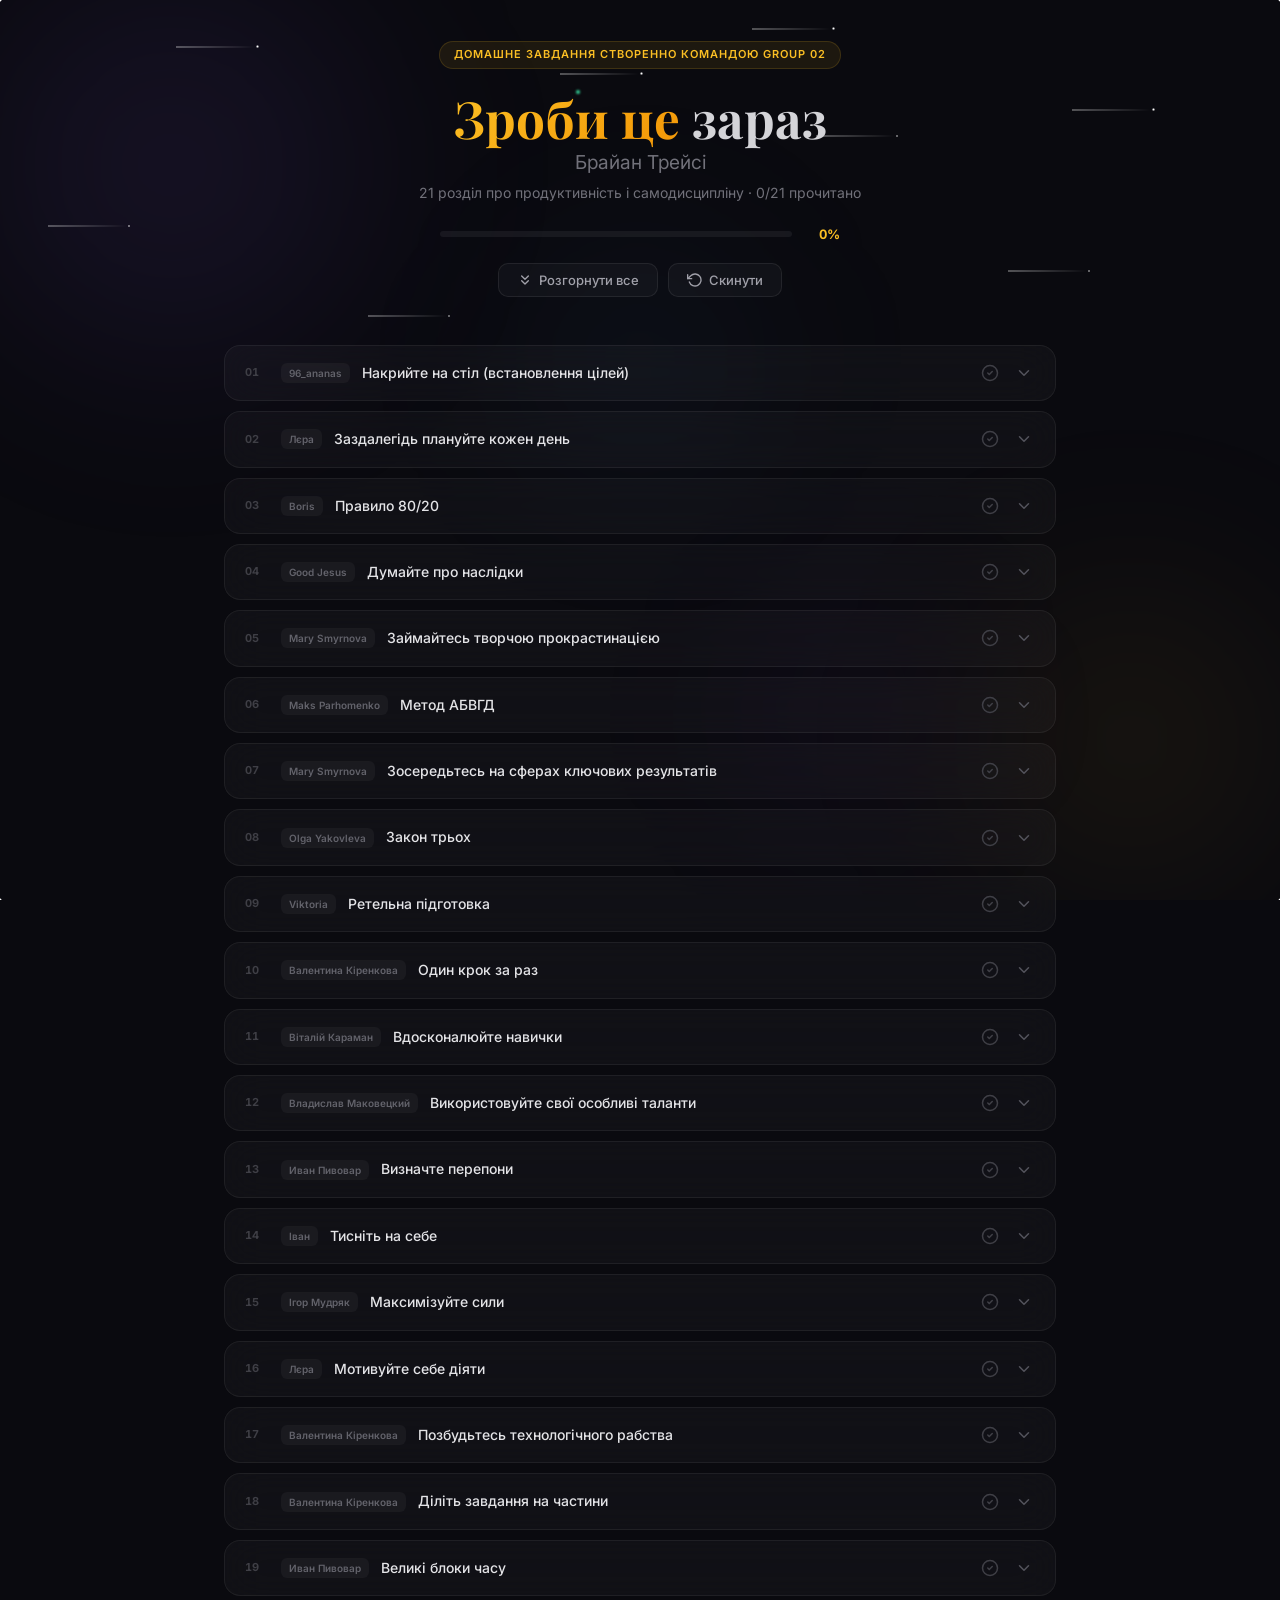
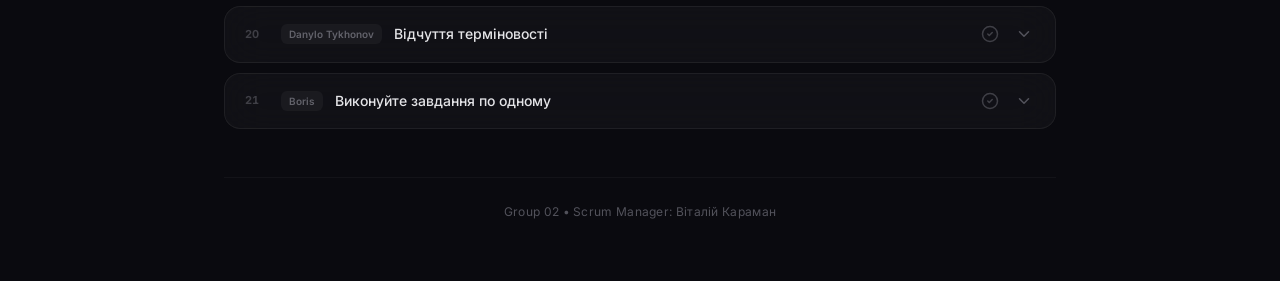
<file: index.html>
<!DOCTYPE html>
<html lang="uk">
<head>
    <meta charset="UTF-8" />
    <meta name="viewport" content="width=device-width, initial-scale=1.0" />
    <title>Зроби це зараз — Брайан Трейсі</title>
    <link rel="preconnect" href="https://fonts.googleapis.com" />
    <link rel="preconnect" href="https://fonts.gstatic.com" crossorigin />
    <link href="https://fonts.googleapis.com/css2?family=Inter:wght@300;400;500;600;700;800&family=Playfair+Display:ital,wght@0,700;1,700&display=swap" rel="stylesheet" />
    <link rel="stylesheet" href="style.css" />
</head>
<body>

    <!-- Background Orbs -->
    <div class="orbs">
        <div class="orb orb--1"></div>
        <div class="orb orb--2"></div>
        <div class="orb orb--3"></div>
        <div class="orb orb--4"></div>
    </div>

    <!-- Starfield -->
    <canvas id="stars"></canvas>

    <!-- Shooting Stars -->
    <div class="shooting-stars">
        <div class="shooting-star"></div>
        <div class="shooting-star"></div>
        <div class="shooting-star"></div>
        <div class="shooting-star"></div>
        <div class="shooting-star"></div>
        <div class="shooting-star"></div>
        <div class="shooting-star"></div>
        <div class="shooting-star"></div>
    </div>

    <!-- Falling Stars -->
    <div class="falling-stars">
        <div class="falling-star"></div>
        <div class="falling-star"></div>
        <div class="falling-star"></div>
        <div class="falling-star"></div>
        <div class="falling-star"></div>
        <div class="falling-star"></div>
        <div class="falling-star"></div>
        <div class="falling-star"></div>
        <div class="falling-star"></div>
        <div class="falling-star"></div>
    </div>

    <!-- Glow Dots -->
    <div class="glow-dot"></div>
    <div class="glow-dot"></div>
    <div class="glow-dot"></div>
    <div class="glow-dot"></div>
    <div class="glow-dot"></div>

    <!-- Easter Egg: Bouncing Frog -->
    <div class="easter-frog" id="easterFrog">🐸</div>

    <!-- Easter Egg: Dragon Egg -->
    <div class="easter-dragon" id="easterDragon">🥚</div>

    <!-- Easter Egg: Secret Eye -->
    <div class="easter-eye" id="easterEye">👁️</div>

    <div class="app">

        <!-- Header -->
        <header class="header">
            <div class="hd-badge">Домашне Завдання створенно командою Group 02</div>
            <h1 class="hd-title">
                <span class="gld">Зроби це</span> зараз
                <span class="hd-sub-title">Брайан Трейсі</span>
            </h1>
            <p class="hd-desc">21 розділ про продуктивність і самодисципліну &middot; <span id="chCount">0</span>/21 прочитано</p>
            <div class="hd-progress">
                <div class="hd-progress-track">
                    <div class="hd-progress-fill" id="progressFill"></div>
                </div>
                <span class="hd-progress-pct" id="progressPct">0%</span>
            </div>
            <div class="hd-actions">
                <button class="btn" id="expandAllBtn" aria-label="Розгорнути все">
                    <svg width="16" height="16" viewBox="0 0 24 24" fill="none" stroke="currentColor" stroke-width="2" stroke-linecap="round" stroke-linejoin="round"><polyline points="7 13 12 18 17 13"/><polyline points="7 6 12 11 17 6"/></svg>
                    <span>Розгорнути все</span>
                </button>
                <button class="btn btn-secondary" id="resetBtn" aria-label="Скинути прогрес">
                    <svg width="16" height="16" viewBox="0 0 24 24" fill="none" stroke="currentColor" stroke-width="2" stroke-linecap="round" stroke-linejoin="round"><polyline points="1 4 1 10 7 10"/><path d="M3.51 15a9 9 0 1 0 2.13-9.36L1 10"/></svg>
                    <span>Скинути</span>
                </button>
            </div>
        </header>

        <!-- Accordion -->
        <div class="accordion" id="accordion">

            <!-- 1 - 96_ananas -->
            <div class="acc-item" data-ch="1" data-contributor="96_ananas">
                <button class="acc-head" aria-expanded="false">
                    <span class="acc-num">01</span>
                    <span class="acc-contributor">96_ananas</span>
                    <span class="acc-title">Накрийте на стіл (встановлення цілей)</span>
                    <span class="acc-status">
                        <svg class="acc-check" width="18" height="18" viewBox="0 0 24 24" fill="none"><circle cx="12" cy="12" r="10" stroke="currentColor" stroke-width="2"/><path d="M9 12l2 2 4-4" stroke="currentColor" stroke-width="2" stroke-linecap="round" stroke-linejoin="round"/></svg>
                    </span>
                    <span class="acc-arrow">
                        <svg width="18" height="18" viewBox="0 0 24 24" fill="none" stroke="currentColor" stroke-width="2" stroke-linecap="round" stroke-linejoin="round"><polyline points="6 9 12 15 18 9"/></svg>
                    </span>
                </button>
                <div class="acc-body">
                    <div class="acc-content">
                        <p>Якість переможця: Для досягнення успіху першочерговою якістю є визначення чіткої мети — розуміння того, чого саме ви прагнете, та наявність палкого бажання цього досягти.</p>
                        <p>Чіткість — основа продуктивності: Головна причина, чому одні люди встигають більше за інших, полягає в тому, що они мають абсолютно чіткі цілі та не відхиляються від них. Розмитість думок та невпевненість — основні чинники прокрастинації та браку мотивації.</p>
                        <p>Правило успіху «Думайте на папері»: Лише 3% дорослих людей записують свої цілі на папері, але саме вони досягають у 5–10 разів більших результатів, ніж люди з аналогічною чи навіть вищою освітою, які цього не роблять. Незаписана мета — це лише фантазія, яка не має внутрішньої енергетики.</p>
                    </div>
                </div>
            </div>

            <!-- 2 - Лєра -->
            <div class="acc-item" data-ch="2" data-contributor="Лєра">
                <button class="acc-head" aria-expanded="false">
                    <span class="acc-num">02</span>
                    <span class="acc-contributor">Лєра</span>
                    <span class="acc-title">Заздалегідь плануйте кожен день</span>
                    <span class="acc-status"><svg class="acc-check" width="18" height="18" viewBox="0 0 24 24" fill="none"><circle cx="12" cy="12" r="10" stroke="currentColor" stroke-width="2"/><path d="M9 12l2 2 4-4" stroke="currentColor" stroke-width="2" stroke-linecap="round" stroke-linejoin="round"/></svg></span>
                    <span class="acc-arrow"><svg width="18" height="18" viewBox="0 0 24 24" fill="none" stroke="currentColor" stroke-width="2" stroke-linecap="round" stroke-linejoin="round"><polyline points="6 9 12 15 18 9"/></svg></span>
                </button>
                <div class="acc-body">
                    <div class="acc-content">
                        <p>«Планувати - це означає робити майбутнє теперішнім із можливістю діяти вже зараз.» — © Алан Лейкейн.<br/>Завдяки плануванню людина перетворює свої бажання на дії та наближає досягнення цілі.</p>
                        <p>«Діяти непродумано - це перше джерело проблем.» — © Алек Маккензі<br/>Немає плану - чекай проблем.</p>
                        <p>Правило шести П: Правильне попереднє планування перемагає погану продуктивність.<br/>Правило 10/90: Перші 10 % часу, витрачені на планування та організацію роботи перед початком, зроблять ефективнішими 90 % часу, потрібного власне на роботу.</p>
                    </div>
                </div>
            </div>

            <!-- 3 - Boris -->
            <div class="acc-item" data-ch="3" data-contributor="Boris">
                <button class="acc-head" aria-expanded="false">
                    <span class="acc-num">03</span>
                    <span class="acc-contributor">Boris</span>
                    <span class="acc-title">Правило 80/20</span>
                    <span class="acc-status"><svg class="acc-check" width="18" height="18" viewBox="0 0 24 24" fill="none"><circle cx="12" cy="12" r="10" stroke="currentColor" stroke-width="2"/><path d="M9 12l2 2 4-4" stroke="currentColor" stroke-width="2" stroke-linecap="round" stroke-linejoin="round"/></svg></span>
                    <span class="acc-arrow"><svg width="18" height="18" viewBox="0 0 24 24" fill="none" stroke="currentColor" stroke-width="2" stroke-linecap="round" stroke-linejoin="round"><polyline points="6 9 12 15 18 9"/></svg></span>
                </button>
                <div class="acc-body">
                    <div class="acc-content">
                        <p>Цей розділ присвячений концепції того, що 20% вашої діяльності приносять 80% результатів. Брайан вважає, що головна причина низької продуктивності багатьох людей полягає в їхньому прагненні переробити безліч дрібних і не надто важливих справ, тоді як ключові завдання, здатні змінити ваше життя, можливо навіть на краще — хоча це не факт, — чекають свого часу.</p>
                        <p>Головний меседж — учіться розставляти пріоритети. В ідеалі не лише розставляти, а й дотримуватися їх.</p>
                        <p>Ключові думки розділу:</p>
                        <p>Принцип Парето: 20% ваших завдань визначають 80% цінності вашої роботи.<br/>Прихована цінність: у списку з десяти завдань одне або два майже завжди вартують у 5–10 разів більше, ніж інші вісім разом узяті.<br/>Пастка зайнятості: багато людей працюють цілий день, але мало чого досягають, бо витрачають час на завдання з низькою віддачею, свідомо чи несвідомо уникаючи найскладніших і найважливіших справ.<br/>Небезпека дрібних справ: не піддавайтеся спокусі спершу «розібратися з дрібницями». Якщо ви звикнете починати день із малозначущих завдань, це стане стійкою звичкою, яка гальмуватиме ваш успіх.<br/>Мотивація через значущість: найцінніші завдання часто є найскладнішими, але їхнє успішне завершення дає потужний викид ендорфінів і енергію для подальшої роботи.<br/>Тайм-менеджмент як управління життям: учіться контролювати послідовність подій і робити усвідомлений вибір між важливим і другорядним.<br/>Дисципліна пріоритетів: ефективні люди змушують себе дотримуватися пріоритетів, що дозволяє їм досягати значно більшого, ніж середньостатистична людина.</p>
                    </div>
                </div>
            </div>

            <!-- 4 - Good Jesus -->
            <div class="acc-item" data-ch="4" data-contributor="Good Jesus">
                <button class="acc-head" aria-expanded="false">
                    <span class="acc-num">04</span>
                    <span class="acc-contributor">Good Jesus</span>
                    <span class="acc-title">Думайте про наслідки</span>
                    <span class="acc-status"><svg class="acc-check" width="18" height="18" viewBox="0 0 24 24" fill="none"><circle cx="12" cy="12" r="10" stroke="currentColor" stroke-width="2"/><path d="M9 12l2 2 4-4" stroke="currentColor" stroke-width="2" stroke-linecap="round" stroke-linejoin="round"/></svg></span>
                    <span class="acc-arrow"><svg width="18" height="18" viewBox="0 0 24 24" fill="none" stroke="currentColor" stroke-width="2" stroke-linecap="round" stroke-linejoin="round"><polyline points="6 9 12 15 18 9"/></svg></span>
                </button>
                <div class="acc-body">
                    <div class="acc-content">
                        <p>Чітко прописати / візуалізувати бачення майбутньої цілі, постійно адаптуватися / аналізувати події що відбуваються зараз для якісного досягнення цілей в майбутньому</p>
                        <p>Братися до виконання важливих завдань без жодних зволікань, не пеоенлсити їх на потім, від цього залежить життя в  довгостроковій перспективі</p>
                        <p>З'їжте жабу: "Виставте важливі цілі на перший план"</p>
                    </div>
                </div>
            </div>

            <!-- 5 - Mary Smyrnova -->
            <div class="acc-item" data-ch="5" data-contributor="Mary Smyrnova">
                <button class="acc-head" aria-expanded="false">
                    <span class="acc-num">05</span>
                    <span class="acc-contributor">Mary Smyrnova</span>
                    <span class="acc-title">Займайтесь творчою прокрастинацією</span>
                    <span class="acc-status"><svg class="acc-check" width="18" height="18" viewBox="0 0 24 24" fill="none"><circle cx="12" cy="12" r="10" stroke="currentColor" stroke-width="2"/><path d="M9 12l2 2 4-4" stroke="currentColor" stroke-width="2" stroke-linecap="round" stroke-linejoin="round"/></svg></span>
                    <span class="acc-arrow"><svg width="18" height="18" viewBox="0 0 24 24" fill="none" stroke="currentColor" stroke-width="2" stroke-linecap="round" stroke-linejoin="round"><polyline points="6 9 12 15 18 9"/></svg></span>
                </button>
                <div class="acc-body">
                    <div class="acc-content">
                        <p>Інсайт 1<br/>Зволікають усі. Різниця між ефективними і неефективними людьми полягає в тому, з виконанням чого вони зволікають.</p>
                        <p>Інсайт 2<br/>Для того щоб розставити правильні пріоритети, слід визначити другорядні завдання також. Кажіть «ні» всьому, що не має великої цінності для вашого часу та життя.</p>
                        <p>Інсайт 3<br/>Зволікайте свідомо - постійно переглядайте свої обов'язки і визначайте діяльність, що вимагає великих витрат часу і виконання якої ви можете пропустити без особливої шкоди для себе. Це має стати вашою звичкою.</p>
                    </div>
                </div>
            </div>

            <!-- 6 - Maks Parhomenko -->
            <div class="acc-item" data-ch="6" data-contributor="Maks Parhomenko">
                <button class="acc-head" aria-expanded="false">
                    <span class="acc-num">06</span>
                    <span class="acc-contributor">Maks Parhomenko</span>
                    <span class="acc-title">Метод АБВГД</span>
                    <span class="acc-status"><svg class="acc-check" width="18" height="18" viewBox="0 0 24 24" fill="none"><circle cx="12" cy="12" r="10" stroke="currentColor" stroke-width="2"/><path d="M9 12l2 2 4-4" stroke="currentColor" stroke-width="2" stroke-linecap="round" stroke-linejoin="round"/></svg></span>
                    <span class="acc-arrow"><svg width="18" height="18" viewBox="0 0 24 24" fill="none" stroke="currentColor" stroke-width="2" stroke-linecap="round" stroke-linejoin="round"><polyline points="6 9 12 15 18 9"/></svg></span>
                </button>
                <div class="acc-body">
                    <div class="acc-content">
                        <p>Перший закон успіху – концентрація, а це означає спрямувати всю енергію до єдиної мети і йти до неї навпростець, не дивлячись ані праворуч, ані ліворуч. — © Вільям Метьюз</p>
                        <p>Не можна відволікатись на пуголовка, якщо товста жаба сидить і чекає, поки ви її з'їсте - цей вислів означає що не можна відволікатись на другорядні задачі поки не виконана основна задача</p>
                    </div>
                </div>
            </div>

            <!-- 7 - Mary Smyrnova -->
            <div class="acc-item" data-ch="7" data-contributor="Mary Smyrnova">
                <button class="acc-head" aria-expanded="false">
                    <span class="acc-num">07</span>
                    <span class="acc-contributor">Mary Smyrnova</span>
                    <span class="acc-title">Зосередьтесь на сферах ключових результатів</span>
                    <span class="acc-status"><svg class="acc-check" width="18" height="18" viewBox="0 0 24 24" fill="none"><circle cx="12" cy="12" r="10" stroke="currentColor" stroke-width="2"/><path d="M9 12l2 2 4-4" stroke="currentColor" stroke-width="2" stroke-linecap="round" stroke-linejoin="round"/></svg></span>
                    <span class="acc-arrow"><svg width="18" height="18" viewBox="0 0 24 24" fill="none" stroke="currentColor" stroke-width="2" stroke-linecap="round" stroke-linejoin="round"><polyline points="6 9 12 15 18 9"/></svg></span>
                </button>
                <div class="acc-body">
                    <div class="acc-content">
                        <p>✅Ваш професійний ріст визначається не тим, наскільки багато ви працюєте, а тим, наскільки добре ви виконуєте свої найважливіші функції та чи працюєте над навичкою, яка найбільше стримує ваші результати.</p>
                        <p>Інсайт 1. Слабка ланка визначає загальний результат<br/>Ми часто намагаємося ще більше розвивати свої сильні сторони, але найбільший приріст продуктивності часто дає пропрацювання саме найслабшого місця.</p>
                        <p>Інсайт 2. Не все, що займає час, створює цінність<br/>Багато людей плутають зайнятість із результативністю. Потрібно чітко визначити свої ключові результативні сфери і витрачати основну частину часу саме на них.</p>
                        <p>Інсайт 3. Відповідальність починається з ясності<br/>Люди часто працюють роками, не маючи чіткого розуміння, за що саме їх оцінюють. Перш ніж працювати більше, потрібно зрозуміти, які результати насправді є важливими.</p>
                    </div>
                </div>
            </div>

            <!-- 8 - Olga Yakovleva -->
            <div class="acc-item" data-ch="8" data-contributor="Olga Yakovleva">
                <button class="acc-head" aria-expanded="false">
                    <span class="acc-num">08</span>
                    <span class="acc-contributor">Olga Yakovleva</span>
                    <span class="acc-title">Закон трьох</span>
                    <span class="acc-status"><svg class="acc-check" width="18" height="18" viewBox="0 0 24 24" fill="none"><circle cx="12" cy="12" r="10" stroke="currentColor" stroke-width="2"/><path d="M9 12l2 2 4-4" stroke="currentColor" stroke-width="2" stroke-linecap="round" stroke-linejoin="round"/></svg></span>
                    <span class="acc-arrow"><svg width="18" height="18" viewBox="0 0 24 24" fill="none" stroke="currentColor" stroke-width="2" stroke-linecap="round" stroke-linejoin="round"><polyline points="6 9 12 15 18 9"/></svg></span>
                </button>
                <div class="acc-body">
                    <div class="acc-content">
                        <p>«Робіть, що можете, з тим, що маєте, там, де ви є.»</p>
                        <p>© Теодор Рузвельт<br/>Якщо коротко пояснити, то це означає, що треба зосереджуватися на можливостях, а не на обмеженнях.</p>
                    </div>
                </div>
            </div>

            <!-- 9 - Viktoria -->
            <div class="acc-item" data-ch="9" data-contributor="Viktoria">
                <button class="acc-head" aria-expanded="false">
                    <span class="acc-num">09</span>
                    <span class="acc-contributor">Viktoria</span>
                    <span class="acc-title">Ретельна підготовка</span>
                    <span class="acc-status"><svg class="acc-check" width="18" height="18" viewBox="0 0 24 24" fill="none"><circle cx="12" cy="12" r="10" stroke="currentColor" stroke-width="2"/><path d="M9 12l2 2 4-4" stroke="currentColor" stroke-width="2" stroke-linecap="round" stroke-linejoin="round"/></svg></span>
                    <span class="acc-arrow"><svg width="18" height="18" viewBox="0 0 24 24" fill="none" stroke="currentColor" stroke-width="2" stroke-linecap="round" stroke-linejoin="round"><polyline points="6 9 12 15 18 9"/></svg></span>
                </button>
                <div class="acc-body">
                    <div class="acc-content">
                        <p>Один із найкращих способів перемогти прокрастинацію, встигнути більше зробити за менший час – це ще до початку роботи мати під рукою все, що може знадобитись.</p>
                        <p>Створіть зручне робоче місце<br/>Найбільш продуктивні люди відводять час на те, щоб створити робочу зону, де їм приємно перебувати. Що чистішим і затишнішим буде ваше робоче місце перед початком роботи, то легше вам буде почати й продовжувати.</p>
                        <p>Починайте працювати<br/>Cкільки книжок так і не написано, скільки ступенів не отримано, виконання скількох доленосних завдань не розпочато лише через те, що люди не спромоглися вчасно зробити перший крок.</p>
                        <p>Прямуйте до своєї мрії<br/>Найбільшими нашими ворогами на шляху до успіху є не відсутність умінь чи можливостей, а саме страх невдачі й відмови, а також сумніви, які вони породжують. Єдиним способом перебороти власний страх є «зробити те, чого боїтесь», і, за словами Емерсона, «будьте певні – страх помре».</p>
                    </div>
                </div>
            </div>

            <!-- 10 - Валентина Кіренкова -->
            <div class="acc-item" data-ch="10" data-contributor="Валентина Кіренкова">
                <button class="acc-head" aria-expanded="false">
                    <span class="acc-num">10</span>
                    <span class="acc-contributor">Валентина Кіренкова</span>
                    <span class="acc-title">Один крок за раз</span>
                    <span class="acc-status"><svg class="acc-check" width="18" height="18" viewBox="0 0 24 24" fill="none"><circle cx="12" cy="12" r="10" stroke="currentColor" stroke-width="2"/><path d="M9 12l2 2 4-4" stroke="currentColor" stroke-width="2" stroke-linecap="round" stroke-linejoin="round"/></svg></span>
                    <span class="acc-arrow"><svg width="18" height="18" viewBox="0 0 24 24" fill="none" stroke="currentColor" stroke-width="2" stroke-linecap="round" stroke-linejoin="round"><polyline points="6 9 12 15 18 9"/></svg></span>
                </button>
                <div class="acc-body">
                    <div class="acc-content">
                        <p>«Подорож на тисячу лі починається з одного кроку» — © Лао-цзи</p>
                        <p>Перейти пустелю від бочки до бочки</p>
                        <p>Робіть один крок за раз</p>
                    </div>
                </div>
            </div>

            <!-- 11 - Віталій Караман -->
            <div class="acc-item" data-ch="11" data-contributor="Віталій Караман">
                <button class="acc-head" aria-expanded="false">
                    <span class="acc-num">11</span>
                    <span class="acc-contributor">Віталій Караман</span>
                    <span class="acc-title">Вдосконалюйте навички</span>
                    <span class="acc-status"><svg class="acc-check" width="18" height="18" viewBox="0 0 24 24" fill="none"><circle cx="12" cy="12" r="10" stroke="currentColor" stroke-width="2"/><path d="M9 12l2 2 4-4" stroke="currentColor" stroke-width="2" stroke-linecap="round" stroke-linejoin="round"/></svg></span>
                    <span class="acc-arrow"><svg width="18" height="18" viewBox="0 0 24 24" fill="none" stroke="currentColor" stroke-width="2" stroke-linecap="round" stroke-linejoin="round"><polyline points="6 9 12 15 18 9"/></svg></span>
                </button>
                <div class="acc-body">
                    <div class="acc-content">
                        <p>Розділ присвячений важливості постійного розвитку професійних навичок. Автор стверджує, що люди часто відкладають важливі справи через нестачу знань, досвіду або впевненості у власних силах. Чим вищий рівень компетентності, тим легше братися за складні завдання та виконувати їх якісно. Головний меседж — постійно вдосконалюйте ключові навички, адже саме вони допомагають підвищити продуктивність і зменшити схильність до прокрастинації.</p>
                        <p>Ключові думки розділу:</p>
                        <p>Компетентність долає прокрастинацію: невпевненість у власних знаннях часто стає причиною відкладання важливих справ.<br/>Навички потребують розвитку: знання швидко застарівають, тому навчання має бути безперервним.<br/>Будь-яку навичку можна опанувати: якщо інші люди навчилися чогось, то зможете і ви.<br/>Навчання підвищує ефективність: навіть невелике покращення навичок може значно вплинути на результати роботи.<br/>Три інструменти розвитку: читання профільної літератури, відвідування курсів і семінарів, прослуховування навчальних матеріалі<br/>Знання додають упевненості: що більше ви знаєте, то легше беретеся за складні завдання.<br/>Майстерність — це процес: найкращі результати досягають ті, хто систематично працює над власним розвитком.</p>
                    </div>
                </div>
            </div>

            <!-- 12 - Владислав Маковецкий -->
            <div class="acc-item" data-ch="12" data-contributor="Владислав Маковецкий">
                <button class="acc-head" aria-expanded="false">
                    <span class="acc-num">12</span>
                    <span class="acc-contributor">Владислав Маковецкий</span>
                    <span class="acc-title">Використовуйте свої особливі таланти</span>
                    <span class="acc-status"><svg class="acc-check" width="18" height="18" viewBox="0 0 24 24" fill="none"><circle cx="12" cy="12" r="10" stroke="currentColor" stroke-width="2"/><path d="M9 12l2 2 4-4" stroke="currentColor" stroke-width="2" stroke-linecap="round" stroke-linejoin="round"/></svg></span>
                    <span class="acc-arrow"><svg width="18" height="18" viewBox="0 0 24 24" fill="none" stroke="currentColor" stroke-width="2" stroke-linecap="round" stroke-linejoin="round"><polyline points="6 9 12 15 18 9"/></svg></span>
                </button>
                <div class="acc-body">
                    <div class="acc-content">
                        <p>Збільшить свою здатність заробляти: Ви можете втратити все, що мали: дім, машину, роботу і рахунок у банку - проте поки з вами є ваше вміння заробляти, ви можете повернути все і навіть отримати більше.</p>
                        <p>Робіть те, що любите: Успішні люди - це незмінно ті, хто витратив час на визнання того, що вони роблять добре і, на додачу, що їм подобається.</p>
                    </div>
                </div>
            </div>

            <!-- 13 - Иван Пивовар -->
            <div class="acc-item" data-ch="13" data-contributor="Иван Пивовар">
                <button class="acc-head" aria-expanded="false">
                    <span class="acc-num">13</span>
                    <span class="acc-contributor">Иван Пивовар</span>
                    <span class="acc-title">Визначте перепони</span>
                    <span class="acc-status"><svg class="acc-check" width="18" height="18" viewBox="0 0 24 24" fill="none"><circle cx="12" cy="12" r="10" stroke="currentColor" stroke-width="2"/><path d="M9 12l2 2 4-4" stroke="currentColor" stroke-width="2" stroke-linecap="round" stroke-linejoin="round"/></svg></span>
                    <span class="acc-arrow"><svg width="18" height="18" viewBox="0 0 24 24" fill="none" stroke="currentColor" stroke-width="2" stroke-linecap="round" stroke-linejoin="round"><polyline points="6 9 12 15 18 9"/></svg></span>
                </button>
                <div class="acc-body">
                    <div class="acc-content">
                        <p>Брайан Трейсі вчить знаходити головну перепону, яка заважає досягненню мети. Це може бути нестача знань, ресурсів або інші труднощі. Автор радить визначити це «вузьке місце» і зосередити всі сили на його усуненні, адже саме так можна значно прискорити досягнення результатів.</p>
                    </div>
                </div>
            </div>

            <!-- 14 - Іван -->
            <div class="acc-item" data-ch="14" data-contributor="Іван">
                <button class="acc-head" aria-expanded="false">
                    <span class="acc-num">14</span>
                    <span class="acc-contributor">Іван</span>
                    <span class="acc-title">Тисніть на себе</span>
                    <span class="acc-status"><svg class="acc-check" width="18" height="18" viewBox="0 0 24 24" fill="none"><circle cx="12" cy="12" r="10" stroke="currentColor" stroke-width="2"/><path d="M9 12l2 2 4-4" stroke="currentColor" stroke-width="2" stroke-linecap="round" stroke-linejoin="round"/></svg></span>
                    <span class="acc-arrow"><svg width="18" height="18" viewBox="0 0 24 24" fill="none" stroke="currentColor" stroke-width="2" stroke-linecap="round" stroke-linejoin="round"><polyline points="6 9 12 15 18 9"/></svg></span>
                </button>
                <div class="acc-body">
                    <div class="acc-content">
                        <p>Не чекати з моря погоди...<br/>Для досягнення бажаного результату в будь-якій справі, треба перш за все плідно працювати самому і не очікувати, що хтось буде тебе направляти або робити за тебе потрібні дії.</p>
                        <p>Вимагай від себе більше...<br/>Сенс в тому, щоб спробувати робити звичайні повсякденні речі, але в більшому об'ємі, тим самим піднімати до себе вимоги та штовхати до більшого результату.</p>
                        <p>Часу обмаль...<br/>Уявити, що від будь-якої дії, навіть незначної, залежить щось дуже важливе та термінове і тим самим штовхати себе робити дії швидше, але зважено та сплановано.</p>
                    </div>
                </div>
            </div>

            <!-- 15 - Ігор Мудряк -->
            <div class="acc-item" data-ch="15" data-contributor="Ігор Мудряк">
                <button class="acc-head" aria-expanded="false">
                    <span class="acc-num">15</span>
                    <span class="acc-contributor">Ігор Мудряк</span>
                    <span class="acc-title">Максимізуйте сили</span>
                    <span class="acc-status"><svg class="acc-check" width="18" height="18" viewBox="0 0 24 24" fill="none"><circle cx="12" cy="12" r="10" stroke="currentColor" stroke-width="2"/><path d="M9 12l2 2 4-4" stroke="currentColor" stroke-width="2" stroke-linecap="round" stroke-linejoin="round"/></svg></span>
                    <span class="acc-arrow"><svg width="18" height="18" viewBox="0 0 24 24" fill="none" stroke="currentColor" stroke-width="2" stroke-linecap="round" stroke-linejoin="round"><polyline points="6 9 12 15 18 9"/></svg></span>
                </button>
                <div class="acc-body">
                    <div class="acc-content">
                        <p>Підтримуйте високий рівень енергії<br/>Відпочивайте достатньо, не перевантажуйте себе роботою та дбайте про свій фізичний і емоційний стан.</p>
                        <p>Працюйте у свій найпродуктивніший час<br/>Виконуйте найважливіші та найскладніші завдання тоді, коли маєте найбільше енергії та концентрації.</p>
                        <p>Спіть достатньо та регулярно відпочивайте<br/>Лягайте спати раніше, беріть повноцінні вихідні та відпустки для відновлення сил і підвищення продуктивності.</p>
                        <p>Дбайте про здоров'я<br/>Правильно харчуйтеся, уникайте шкідливої їжі та регулярно займайтеся фізичними вправами (близько 30 хвилин щодня).</p>
                    </div>
                </div>
            </div>

            <!-- 16 - Лєра -->
            <div class="acc-item" data-ch="16" data-contributor="Лєра">
                <button class="acc-head" aria-expanded="false">
                    <span class="acc-num">16</span>
                    <span class="acc-contributor">Лєра</span>
                    <span class="acc-title">Мотивуйте себе діяти</span>
                    <span class="acc-status"><svg class="acc-check" width="18" height="18" viewBox="0 0 24 24" fill="none"><circle cx="12" cy="12" r="10" stroke="currentColor" stroke-width="2"/><path d="M9 12l2 2 4-4" stroke="currentColor" stroke-width="2" stroke-linecap="round" stroke-linejoin="round"/></svg></span>
                    <span class="acc-arrow"><svg width="18" height="18" viewBox="0 0 24 24" fill="none" stroke="currentColor" stroke-width="2" stroke-linecap="round" stroke-linejoin="round"><polyline points="6 9 12 15 18 9"/></svg></span>
                </button>
                <div class="acc-body">
                    <div class="acc-content">
                        <p>Мотивація виникає, коли людина прагне чогось нового(пригод), досягнень(перемог) і творчої реалізації.</p>
                        <p>«Непереборна жага пригод, перемог та творчості - ось у чому людина знаходить найбільшу втіху.» — © Антуан де Сент-Екзюпері</p>
                        <p>Навіть якщо людина не має впливу на обставини, влна завжди має вплив на своє ставлення до цих обставин.</p>
                        <p>«Остання людська свобода - обирати власне ставлення до обставин, які їй дано.» — © Віктор Франкл</p>
                        <p>«Оптимізму можна навчитись.» — © Мартін Селіґмен</p>
                        <p>Тобто, оптимізм - це навичка, яку можна набути, а не вроджений дар.</p>
                    </div>
                </div>
            </div>

            <!-- 17 - Валентина Кіренкова -->
            <div class="acc-item" data-ch="17" data-contributor="Валентина Кіренкова">
                <button class="acc-head" aria-expanded="false">
                    <span class="acc-num">17</span>
                    <span class="acc-contributor">Валентина Кіренкова</span>
                    <span class="acc-title">Позбудьтесь технологічного рабства</span>
                    <span class="acc-status"><svg class="acc-check" width="18" height="18" viewBox="0 0 24 24" fill="none"><circle cx="12" cy="12" r="10" stroke="currentColor" stroke-width="2"/><path d="M9 12l2 2 4-4" stroke="currentColor" stroke-width="2" stroke-linecap="round" stroke-linejoin="round"/></svg></span>
                    <span class="acc-arrow"><svg width="18" height="18" viewBox="0 0 24 24" fill="none" stroke="currentColor" stroke-width="2" stroke-linecap="round" stroke-linejoin="round"><polyline points="6 9 12 15 18 9"/></svg></span>
                </button>
                <div class="acc-body">
                    <div class="acc-content">
                        <p>Технології можуть бути друзями (покращити якість життя) чи ворогами (виснаживши психологічно).<br/>Відключення від різноманітних технологій і комунікаційних пристроїв щоб не потрапити в технологічну пастку.</p>
                        <p>Поверніть свій час (завдяки правилу 80/20 де 80% інформації (листів, повідомлень…) – не важлива і на неї не варто витрачати час. І тільки 20% - опрацьовувати (з яких лише 4% - дійсно критично важливі).<br/>Стандартизуйте і передоручайте.</p>
                        <p>Відмовтесь бути рабом. «Я усвідомив, що якщо хтось надсилає мені електронного листа, то це ще не означає, що він може володіти частинкою мого життя».<br/>Слуга, а не господар. Навчитись сприймати технологію як слугу, а не господаря.</p>
                        <p>Постійне слідкування за новинами, повідомленнями та ін. не є життєво важливим. «Якщо це щось дійсно важливе, вам хтось про це розповість».</p>
                        <p>З'їжте жабу! Вимкніть усі комунікаційні пристрої на годину зранку та годину по обіді. Щотижня беріть один повний вихідний без технологій, лише живе спілкування.</p>
                    </div>
                </div>
            </div>

            <!-- 18 - Валентина Кіренкова -->
            <div class="acc-item" data-ch="18" data-contributor="Валентина Кіренкова">
                <button class="acc-head" aria-expanded="false">
                    <span class="acc-num">18</span>
                    <span class="acc-contributor">Валентина Кіренкова</span>
                    <span class="acc-title">Діліть завдання на частини</span>
                    <span class="acc-status"><svg class="acc-check" width="18" height="18" viewBox="0 0 24 24" fill="none"><circle cx="12" cy="12" r="10" stroke="currentColor" stroke-width="2"/><path d="M9 12l2 2 4-4" stroke="currentColor" stroke-width="2" stroke-linecap="round" stroke-linejoin="round"/></svg></span>
                    <span class="acc-arrow"><svg width="18" height="18" viewBox="0 0 24 24" fill="none" stroke="currentColor" stroke-width="2" stroke-linecap="round" stroke-linejoin="round"><polyline points="6 9 12 15 18 9"/></svg></span>
                </button>
                <div class="acc-body">
                    <div class="acc-content">
                        <p>Метод «шматочок салямі» - ділите роботу на частинки і виконувати один шматок за раз.</p>
                        <p>Закінчувати роботу. Що більшу жабу ви з'їсте, то більший і яскравіший приплив енергії відчуєте.</p>
                        <p>Техніка: «Швейцарський сир» - виконувати завдання 5-10 хв, потім відпочинок/ інша діяльність (пробивати дірки в завданні, наче в сирі)</p>
                    </div>
                </div>
            </div>

            <!-- 19 - Иван Пивовар -->
            <div class="acc-item" data-ch="19" data-contributor="Иван Пивовар">
                <button class="acc-head" aria-expanded="false">
                    <span class="acc-num">19</span>
                    <span class="acc-contributor">Иван Пивовар</span>
                    <span class="acc-title">Великі блоки часу</span>
                    <span class="acc-status"><svg class="acc-check" width="18" height="18" viewBox="0 0 24 24" fill="none"><circle cx="12" cy="12" r="10" stroke="currentColor" stroke-width="2"/><path d="M9 12l2 2 4-4" stroke="currentColor" stroke-width="2" stroke-linecap="round" stroke-linejoin="round"/></svg></span>
                    <span class="acc-arrow"><svg width="18" height="18" viewBox="0 0 24 24" fill="none" stroke="currentColor" stroke-width="2" stroke-linecap="round" stroke-linejoin="round"><polyline points="6 9 12 15 18 9"/></svg></span>
                </button>
                <div class="acc-body">
                    <div class="acc-content">
                        <p>У цьому розділі автор наголошує на важливості створення великих блоків часу для роботи. Він пояснює, що складні та важливі завдання потребують тривалої концентрації без відволікань. Плануючи такі проміжки часу та зосереджуючись на одному завданні, можна значно підвищити свою продуктивність і досягати кращих результатів.</p>
                    </div>
                </div>
            </div>

            <!-- 20 - Danylo Tykhonov -->
            <div class="acc-item" data-ch="20" data-contributor="Danylo Tykhonov">
                <button class="acc-head" aria-expanded="false">
                    <span class="acc-num">20</span>
                    <span class="acc-contributor">Danylo Tykhonov</span>
                    <span class="acc-title">Відчуття терміновості</span>
                    <span class="acc-status"><svg class="acc-check" width="18" height="18" viewBox="0 0 24 24" fill="none"><circle cx="12" cy="12" r="10" stroke="currentColor" stroke-width="2"/><path d="M9 12l2 2 4-4" stroke="currentColor" stroke-width="2" stroke-linecap="round" stroke-linejoin="round"/></svg></span>
                    <span class="acc-arrow"><svg width="18" height="18" viewBox="0 0 24 24" fill="none" stroke="currentColor" stroke-width="2" stroke-linecap="round" stroke-linejoin="round"><polyline points="6 9 12 15 18 9"/></svg></span>
                </button>
                <div class="acc-body">
                    <div class="acc-content">
                        <p>Не відкладайте важливі справи. Починайте діяти одразу, не чекаючи ідеальних умов чи слушного моменту.</p>
                        <p>Зосереджуйтесь на головних завданнях. Швидкий початок роботи та наполегливість допомагають досягати кращих результатів і бути продуктивнішими.</p>
                        <p>Постійний рух створює успіх. Чим активніше ви працюєте над своїми цілями, тим більше досвіду, впевненості та мотивації отримуєте.</p>
                    </div>
                </div>
            </div>

            <!-- 21 - Boris -->
            <div class="acc-item" data-ch="21" data-contributor="Boris">
                <button class="acc-head" aria-expanded="false">
                    <span class="acc-num">21</span>
                    <span class="acc-contributor">Boris</span>
                    <span class="acc-title">Виконуйте завдання по одному</span>
                    <span class="acc-status"><svg class="acc-check" width="18" height="18" viewBox="0 0 24 24" fill="none"><circle cx="12" cy="12" r="10" stroke="currentColor" stroke-width="2"/><path d="M9 12l2 2 4-4" stroke="currentColor" stroke-width="2" stroke-linecap="round" stroke-linejoin="round"/></svg></span>
                    <span class="acc-arrow"><svg width="18" height="18" viewBox="0 0 24 24" fill="none" stroke="currentColor" stroke-width="2" stroke-linecap="round" stroke-linejoin="round"><polyline points="6 9 12 15 18 9"/></svg></span>
                </button>
                <div class="acc-body">
                    <div class="acc-content">
                        <p>Концентрація як секрет сили: Справжня сила полягає у вмінні мудро використовувати свої ресурси та концентрувати їх у певний момент у конкретній точці.</p>
                        <p>Принцип 100% завершення: Необхідно вибрати найважливіше завдання, почати його і працювати зосереджено, не відволікаючись, до повного завершення. на 100%</p>
                        <p>Значне скорочення часу: Якщо ви зосереджуєтеся виключно на одному найважливішому завданні, ви можете скоротити час на його виконання на 50%.</p>
                        <p>Пастка переривань: Спроби припиняти роботу, а потім знову повертатися до неї, можуть збільшити загальний час виконання завдання майже на 500%, оскільки щоразу доводиться знову долати інерцію та шукати робочий ритм.</p>
                        <p>Відносність втрати часу: Будь-яка інша діяльність у той час, коли ви маєте пріоритетне завдання, є відносною втратою часу, оскільки вона не є такою важливою.</p>
                        <p>Роль самодисципліни: Самодисципліна — це здатність змусити себе робити те, що слід, і тоді, коли це необхідно, незалежно від того, хочете ви цього чи ні.</p>
                        <p>Гартування характеру: Робота над пріоритетним завданням до кінця є перевіркою характеру, сили волі та рішучості. Це підвищує самооцінку та дає відчуття повного контролю над своєю долею.</p>
                        <p>Практична порада розділу: Оберіть найважливіший проект і дисциплінуйте себе працювати над ним до повної готовності. Не зупиняйтеся, доки не завершите роботу, адже це найкраща перевірка вашої здатності досягати результатів</p>
                    </div>
                </div>
            </div>

        </div>

        <div class="konami-toast" id="konamiToast">🎮 Konami код активовано! +100 до продуктивності!</div>

        <div class="tip-toast" id="tipToast"></div>

        <div class="footer-hidden" id="footerHidden">
            🥷 Зроблено Group 02<br/>
            Scrum Manager: Віталій Караман<br/>
            <span style="color:#52525b;font-size:10px;">Я ЗНАЮ, ЩО ТИ СЮДИ КЛІКНУВ(ЛА)</span>
        </div>

        <div class="pomodoro-toast" id="pomodoroToast">🍅 Ти тут вже 5 хв! Час перерви? Або з'їж жабу!</div>

        <footer class="footer">
            <span>Group 02 &bull; Scrum Manager: Віталій Караман</span>
        </footer>
    </div>

    <script>
        (function() {
            // Stagger animation delay for accordion items
            var accItems = document.querySelectorAll('.acc-item');
            accItems.forEach(function(item, i) {
                item.style.setProperty('--i', i);
            });

            // ========== STARS ==========
            var c = document.getElementById('stars');
            var ctx = c.getContext('2d');
            var W, H, stars = [];

            function resizeStars() {
                W = c.width = window.innerWidth;
                H = c.height = window.innerHeight;
            }
            resizeStars();

            var COUNT = 180;
            for (var i = 0; i < COUNT; i++) {
                stars.push({
                    x: Math.random() * W,
                    y: Math.random() * H,
                    r: Math.random() * 1.2 + 0.2,
                    dx: (Math.random() - 0.5) * 0.05,
                    dy: (Math.random() - 0.5) * 0.05
                });
            }

            function drawStars() {
                ctx.clearRect(0, 0, W, H);
                for (var i = 0; i < stars.length; i++) {
                    var s = stars[i];
                    ctx.beginPath();
                    ctx.arc(s.x, s.y, s.r, 0, Math.PI * 2);
                    ctx.fillStyle = 'rgba(255,255,255,0.35)';
                    ctx.fill();
                    s.x += s.dx;
                    s.y += s.dy;
                    if (s.x < 0) s.x = W;
                    if (s.x > W) s.x = 0;
                    if (s.y < 0) s.y = H;
                    if (s.y > H) s.y = 0;
                }
                requestAnimationFrame(drawStars);
            }
            drawStars();

            window.addEventListener('resize', resizeStars);

            // ========== ACCORDION ==========
            var heads = document.querySelectorAll('.acc-head');
            var items = document.querySelectorAll('.acc-item');
            var expandAllBtn = document.getElementById('expandAllBtn');
            var resetBtn = document.getElementById('resetBtn');
            var progressFill = document.getElementById('progressFill');
            var progressPct = document.getElementById('progressPct');
            var chCount = document.getElementById('chCount');

            var STORAGE_KEY = 'bs_read_chapters';

            function getRead() {
                try {
                    var v = localStorage.getItem(STORAGE_KEY);
                    return v ? JSON.parse(v) : [];
                } catch(e) { return []; }
            }

            function saveRead(arr) {
                try { localStorage.setItem(STORAGE_KEY, JSON.stringify(arr)); } catch(e) {}
            }

            function updateProgress() {
                var read = getRead();
                var total = heads.length;
                var done = read.length;
                var pct = total > 0 ? Math.round((done / total) * 100) : 0;
                progressFill.style.width = pct + '%';
                progressPct.textContent = pct + '%';
                chCount.textContent = done;

                items.forEach(function(item) {
                    var ch = item.getAttribute('data-ch');
                    var isRead = read.indexOf(ch) !== -1;
                    item.classList.toggle('is-read', isRead);
                });
            }

            function toggleRead(ch) {
                var read = getRead();
                var idx = read.indexOf(ch);
                if (idx === -1) {
                    read.push(ch);
                } else {
                    read.splice(idx, 1);
                }
                saveRead(read);
                updateProgress();
            }

            // Accordion toggle
            heads.forEach(function(head) {
                head.addEventListener('click', function(e) {
                    var item = head.closest('.acc-item');
                    var isOpen = head.getAttribute('aria-expanded') === 'true';

                    // close others
                    heads.forEach(function(h) {
                        if (h !== head && h.getAttribute('aria-expanded') === 'true') {
                            h.setAttribute('aria-expanded', 'false');
                            h.closest('.acc-item').classList.remove('is-open');
                        }
                    });

                    if (isOpen) {
                        head.setAttribute('aria-expanded', 'false');
                        item.classList.remove('is-open');
                    } else {
                        head.setAttribute('aria-expanded', 'true');
                        item.classList.add('is-open');
                    }
                });

                // Auto-scroll into view when opened
                setTimeout(function() {
                    if (head.getAttribute('aria-expanded') === 'true') {
                        var rect = head.getBoundingClientRect();
                        if (rect.top < 80 || rect.bottom > window.innerHeight) {
                            head.scrollIntoView({ behavior: 'smooth', block: 'nearest' });
                        }
                    }
                }, 50);

                // Checkmark click toggles read status (doesn't open accordion)
                var statusEl = head.querySelector('.acc-status');
                if (statusEl) {
                    statusEl.addEventListener('click', function(e) {
                        e.stopPropagation();
                        var item = head.closest('.acc-item');
                        var ch = item.getAttribute('data-ch');
                        toggleRead(ch);
                    });
                }
            });

            // Expand / collapse all
            expandAllBtn.addEventListener('click', function() {
                var allOpen = Array.from(heads).every(function(h) {
                    return h.getAttribute('aria-expanded') === 'true';
                });

                heads.forEach(function(head) {
                    var item = head.closest('.acc-item');
                    if (allOpen) {
                        head.setAttribute('aria-expanded', 'false');
                        item.classList.remove('is-open');
                        expandAllBtn.querySelector('span').textContent = 'Розгорнути все';
                    } else {
                        head.setAttribute('aria-expanded', 'true');
                        item.classList.add('is-open');
                        expandAllBtn.querySelector('span').textContent = 'Згорнути все';
                    }
                });
            });

            // Reset
            resetBtn.addEventListener('click', function() {
                saveRead([]);
                updateProgress();

                heads.forEach(function(head) {
                    head.setAttribute('aria-expanded', 'false');
                    head.closest('.acc-item').classList.remove('is-open');
                });
                expandAllBtn.querySelector('span').textContent = 'Розгорнути все';
            });

            // Keyboard navigation
            document.addEventListener('keydown', function(e) {
                if (e.key === 'Escape') {
                    heads.forEach(function(head) {
                        head.setAttribute('aria-expanded', 'false');
                        head.closest('.acc-item').classList.remove('is-open');
                    });
                    expandAllBtn.querySelector('span').textContent = 'Розгорнути все';
                }
            });

            // === ORB PARALLAX ===
            document.addEventListener('mousemove', function(e) {
                var x = e.clientX / window.innerWidth;
                var y = e.clientY / window.innerHeight;
                var orbs = document.querySelectorAll('.orb');
                orbs.forEach(function(orb, i) {
                    var speed = (i + 1) * 8;
                    var dx = (x - 0.5) * speed;
                    var dy = (y - 0.5) * speed;
                    orb.style.transform = 'translate(' + dx + 'px, ' + dy + 'px)';
                });
            });

            updateProgress();

            // === CONFETTI ON 100% ===
            function fireConfetti() {
                var colors = ['#fbbf24', '#f59e0b', '#d97706', '#8b5cf6', '#60a5fa', '#34d399', '#f472b6'];
                for (var i = 0; i < 60; i++) {
                    (function() {
                        var el = document.createElement('div');
                        el.style.cssText = 'position:fixed;width:8px;height:8px;border-radius:2px;pointer-events:none;z-index:9999;opacity:1;';
                        el.style.background = colors[Math.floor(Math.random() * colors.length)];
                        el.style.left = (Math.random() * window.innerWidth) + 'px';
                        el.style.top = (-10) + 'px';
                        document.body.appendChild(el);
                        var x = (Math.random() - 0.5) * 400;
                        var y = 300 + Math.random() * 400;
                        var rot = Math.random() * 720;
                        var dur = 1.5 + Math.random() * 1.5;
                        el.animate([
                            { transform: 'translateY(0) rotate(0deg)', opacity: 1 },
                            { transform: 'translate(' + x + 'px, ' + y + 'px) rotate(' + rot + 'deg)', opacity: 0 }
                        ], { duration: dur * 1000, easing: 'cubic-bezier(.25,.46,.45,.94)', fill: 'forwards' }).onfinish = function() {
                            el.remove();
                        };
                    })();
                }
            }

            var prevPct = 0;
            var progressObserver = new MutationObserver(function() {
                var curr = parseInt(progressPct.textContent);
                if (curr === 100 && prevPct < 100) {
                    fireConfetti();
                }
                prevPct = curr;
            });
            progressObserver.observe(progressPct, { childList: true, characterData: true, subtree: true });

            // ===== EASTER EGG 1: Konami Code =====
            (function() {
                var keys = [];
                var code = [38, 38, 40, 40, 37, 39, 37, 39, 66, 65];
                document.addEventListener('keydown', function(e) {
                    keys.push(e.keyCode);
                    if (keys.length > code.length) keys.shift();
                    if (keys.length === code.length && keys.every(function(k, i) { return k === code[i]; })) {
                        var toast = document.getElementById('konamiToast');
                        toast.classList.add('is-visible');
                        fireConfetti();
                        setTimeout(function() { toast.classList.remove('is-visible'); }, 3000);
                        keys = [];
                    }
                });
            })();

            // ===== EASTER EGG 2: Bouncing Frog (DVD-style) =====
            (function() {
                var frog = document.getElementById('easterFrog');
                var x = 60, y = 100;
                var dx = 1.4, dy = 0.9;
                var active = false;
                var rafId = null;

                function moveFrog() {
                    if (!active) { rafId = null; return; }
                    x += dx;
                    y += dy;
                    var s = 40;
                    if (x <= 0 || x >= window.innerWidth - s) { dx = -dx; x = Math.max(0, Math.min(x, window.innerWidth - s)); }
                    if (y <= 0 || y >= window.innerHeight - s) { dy = -dy; y = Math.max(0, Math.min(y, window.innerHeight - s)); }
                    frog.style.left = x + 'px';
                    frog.style.top = y + 'px';
                    frog.style.transform = dx > 0 ? 'scaleX(1)' : 'scaleX(-1)';
                    rafId = requestAnimationFrame(moveFrog);
                }

                function hideFrog() {
                    active = false;
                    if (rafId) { cancelAnimationFrame(rafId); rafId = null; }
                    frog.classList.remove('is-visible');
                }

                function showFrog() {
                    hideFrog();
                    x = 60 + Math.random() * 200;
                    y = 100 + Math.random() * 100;
                    frog.classList.add('is-visible');
                    active = true;
                    moveFrog();
                    setTimeout(hideFrog, 12000);
                }

                document.addEventListener('click', function() { showFrog(); }, { once: true });
                // Re-appear every 90s after first
                document.addEventListener('click', function() {
                    setInterval(function() {
                        if (!active) showFrog();
                    }, 90000);
                }, { once: true });
            })();

            // ===== EASTER EGG 3: Click Counter =====
            (function() {
                var cnt = 0;
                var fish = ['🐟', '🐠', '🐡', '🦈', '🐋'];
                document.addEventListener('click', function(e) {
                    cnt++;
                    if (cnt % 5 === 0) {
                        var el = document.createElement('div');
                        el.className = 'click-fish';
                        el.textContent = fish[Math.floor(Math.random() * fish.length)];
                        el.style.left = (e.clientX - 20) + 'px';
                        el.style.top = (e.clientY - 20) + 'px';
                        document.body.appendChild(el);
                        setTimeout(function() { el.remove(); }, 1500);
                    }
                });
            })();

            // ===== EASTER EGG 4: Dragon Egg (grows with progress) =====
            (function() {
                var el = document.getElementById('easterDragon');
                var stages = ['🥚', '🐣', '🐉', '🐲', '🐉'];
                var labels = ['яйце', 'вилуплюється...', 'дракон!', 'ВЕЛИКИЙ ДРАКОН!', 'ЛЕГЕНДАРНИЙ ДРАКОН!'];

                function updateDragon() {
                    var read = getRead();
                    var total = heads.length;
                    var pct = total > 0 ? (read.length / total) : 0;
                    var stage = 0;
                    if (pct >= 0.75) stage = 4;
                    else if (pct >= 0.5) stage = 3;
                    else if (pct >= 0.25) stage = 2;
                    else if (pct > 0) stage = 1;

                    el.textContent = stages[stage];

                    var label = el.querySelector('span') || document.createElement('span');
                    if (!label.parentNode) el.appendChild(label);
                    var labelText = read.length + '/' + total + ' ' + labels[stage];
                    // add fire emoji at 100%
                    if (pct >= 1) labelText = '🔥 ' + labelText + ' 🔥';
                    label.textContent = labelText;

                    if (read.length > 0) {
                        el.classList.add('is-visible');
                    } else {
                        el.classList.remove('is-visible');
                    }
                }

                // Wrap setRead to also update dragon
                var origSetRead = saveRead;
                saveRead = function(arr) {
                    origSetRead(arr);
                    updateDragon();
                };

                updateDragon();
                // Also update on any progress change
                setInterval(updateDragon, 2000);
            })();

            // ===== EASTER EGG 5: Secret Eye follower + random tips =====
            (function() {
                var eye = document.getElementById('easterEye');
                var tipToast = document.getElementById('tipToast');
                var tips = [
                    '🐸 З\'їж жабу зранку!',
                    '📝 Правило 80/20: 20% справ = 80% результату',
                    '⏰ 10/90: 10% планування економить 90% часу',
                    '🎯 Думай на папері — записуй цілі',
                    '🧠 Концентрація = сила: одну справу до кінця',
                    '⚡ Відчуття терміновості — дій зараз!',
                    '🛌 Спи 7-8 годин для продуктивності',
                    '📖 Читай 30 хв щодня у своїй сфері',
                    '🍅 Pomodoro: 25 хв роботи, 5 хв відпочинку',
                    '🚫 Вимкни сповіщення під час роботи',
                    '🏆 Найважче — почати. Зроби перший крок!',
                    '🔁 Дисципліна важливіша за мотивацію',
                    '🎯 Одна ціль — одна спрямованість',
                    '🧘‍♂️ Медитація 10 хв = ясність думок',
                    '📉 Не плутай зайнятість з продуктивністю',
                    '🚀 Працюй над слабкою ланкою — вона тягне вниз',
                    '🔄 Делегуй те, що не є твоєю силою',
                    '✂️ Діли велике завдання на маленькі кроки',
                    '💪 Самодисципліна — міст між цілями і результатами',
                    '🌅 Перші 3 години дня — найцінніші',
                    '📵 Цифровий детокс: годину без телефону',
                    '🏃 Рух створює енергію — розімнися!',
                    '🎵 Музика без слів для концентрації',
                    '📋 Список із 3 головних справ на день',
                    '💧 Пий воду — мозок потребує гідратації',
                    '🌙 Не працюй пізно вночі — якість падає',
                    '🪟 Провітрюй кімнату — кисень для мозку',
                    '🎯 "Жаба" — найважливіше завдання дня',
                    '📆 Плануй вечором — прокидайся готовим',
                    '🧩 Складне завдання → прості частини',
                    '🔇 Тиша — найкраще середовище для фокусу',
                    '📈 Вимірюй прогрес — це мотивує',
                    '🎉 Святкуй маленькі перемоги',
                    '💡 Інсайт приходить під час відпочинку',
                    '🔄 Не роби завтра те, що можна зробити сьогодні',
                    '🧠 Навчання = інвестиція з найвищим ROI',
                    '✍️ Веди щоденник успіхів',
                    '👀 Дивись на довгострокові наслідки',
                    '⚖️ Працюй розумніше, а не більше',
                    '🏗️ Спочатку каркас, потім деталі',
                    '🌊 Імпульс створюється дією',
                    '🎪 Вийди із зони комфорту щодня',
                    '🕰️ Час — єдиний невідновлюваний ресурс',
                    '📚 1 година читання = 10 годин досвіду',
                    '🎯 Чітка мета прибирає сумніви',
                    '🛡️ Страх зникає, коли починаєш діяти',
                    '🐸 Якщо треба з\'їсти 2 жаб — їж найбільшу',
                    '🔑 Ключ до успіху — почати',
                    '🌟 Ти — середнє арифметичне 5 людей навколо',
                    '⚡ Енергія вранці = вечірні звички',
                    '🎯 Правило 5 секунд: порахуй і дій',
                    '🧹 Порядок на столі = порядок в голові',
                    '🎭 Рольові моделі: знайди ментора',
                    '💤 Короткий сон (20 хв) відновлює сили',
                    '📊 Аналізуй помилки — це безцінний досвід',
                ];

                document.addEventListener('mousemove', function(e) {
                    eye.style.left = (e.clientX + 15) + 'px';
                    eye.style.top = (e.clientY + 15) + 'px';
                });

                setTimeout(function() {
                    eye.classList.add('is-visible');
                }, 10000);

                setInterval(function() {
                    tipToast.textContent = tips[Math.floor(Math.random() * tips.length)];
                    tipToast.classList.add('is-visible');
                    setTimeout(function() {
                        tipToast.classList.remove('is-visible');
                    }, 4000);
                }, 25000);
            })();

            // ===== EASTER EGG 6: Triple-click title → golden rain =====
            (function() {
                var title = document.querySelector('.hd-title');
                var clicks = 0;
                var timer = null;
                title.addEventListener('click', function(e) {
                    clicks++;
                    if (timer) clearTimeout(timer);
                    timer = setTimeout(function() { clicks = 0; }, 600);
                    if (clicks >= 3) {
                        clicks = 0;
                        // golden rain: smaller confetti only in gold
                        var golds = ['#fbbf24', '#f59e0b', '#d97706', '#fde68a'];
                        for (var i = 0; i < 40; i++) {
                            (function() {
                                var el = document.createElement('div');
                                el.style.cssText = 'position:fixed;width:6px;height:6px;border-radius:2px;pointer-events:none;z-index:9999;';
                                el.style.background = golds[Math.floor(Math.random() * golds.length)];
                                el.style.left = (Math.random() * window.innerWidth) + 'px';
                                el.style.top = (-10) + 'px';
                                document.body.appendChild(el);
                                var x = (Math.random() - 0.5) * 200;
                                var y = 200 + Math.random() * 300;
                                var rot = Math.random() * 360;
                                el.animate([
                                    { transform: 'translateY(0) rotate(0deg)', opacity: 1 },
                                    { transform: 'translate(' + x + 'px, ' + y + 'px) rotate(' + rot + 'deg)', opacity: 0 }
                                ], { duration: 2000 + Math.random() * 1000, easing: 'cubic-bezier(.25,.46,.45,.94)', fill: 'forwards' }).onfinish = function() { el.remove(); };
                            })();
                        }
                    }
                });
            })();

            // ===== EASTER EGG 7: Footer click → hidden credits =====
            (function() {
                var footer = document.querySelector('.footer');
                var hidden = document.getElementById('footerHidden');
                footer.addEventListener('click', function() {
                    hidden.classList.toggle('is-visible');
                    setTimeout(function() { hidden.classList.remove('is-visible'); }, 4000);
                });
            })();

            // ===== EASTER EGG 8: Text selection → sparkles =====
            (function() {
                document.addEventListener('mouseup', function(e) {
                    var sel = window.getSelection().toString().trim();
                    if (sel.length > 3 && sel.length < 100) {
                        for (var i = 0; i < 12; i++) {
                            (function() {
                                var el = document.createElement('div');
                                el.style.cssText = 'position:fixed;width:3px;height:3px;border-radius:50%;pointer-events:none;z-index:9999;';
                                var colors = ['#fbbf24', '#8b5cf6', '#60a5fa', '#34d399', '#f472b6', '#fff'];
                                el.style.background = colors[Math.floor(Math.random() * colors.length)];
                                el.style.left = (e.clientX + (Math.random() - 0.5) * 60) + 'px';
                                el.style.top = (e.clientY + (Math.random() - 0.5) * 60) + 'px';
                                document.body.appendChild(el);
                                el.animate([
                                    { transform: 'translate(0, 0) scale(1)', opacity: 1 },
                                    { transform: 'translate(' + (Math.random() - 0.5) * 60 + 'px, ' + (-30 - Math.random() * 40) + 'px) scale(0)', opacity: 0 }
                                ], { duration: 800, easing: 'ease-out', fill: 'forwards' }).onfinish = function() { el.remove(); };
                            })();
                        }
                    }
                });
            })();

            // ===== EASTER EGG 9: Pomodoro surprise (5 min on page) =====
            (function() {
                var pomToast = document.getElementById('pomodoroToast');
                setTimeout(function() {
                    pomToast.classList.add('is-visible');
                    setTimeout(function() { pomToast.classList.remove('is-visible'); }, 5000);
                }, 300000); // 5 min
                // Also show if all chapters read
                var origUpdate = updateProgress;
                updateProgress = function() {
                    origUpdate();
                    var read = getRead();
                    if (read.length === heads.length) {
                        pomToast.textContent = '🔥 Всі розділи прочитано! Ти — справжній дракон продуктивності! 🔥';
                        pomToast.classList.add('is-visible');
                        setTimeout(function() { pomToast.classList.remove('is-visible'); }, 6000);
                    }
                };
            })();

            // === READING STREAK (consecutive days) ===
            var streakKey = 'bs_streak';
            var lastDateKey = 'bs_last_date';
            try {
                var today = new Date().toDateString();
                var lastDate = localStorage.getItem(lastDateKey);
                var streak = parseInt(localStorage.getItem(streakKey)) || 0;

                if (lastDate !== today) {
                    var yesterday = new Date(Date.now() - 86400000).toDateString();
                    if (lastDate === yesterday) {
                        streak++;
                    } else if (lastDate !== null) {
                        streak = 1;
                    } else {
                        streak = 1;
                    }
                    localStorage.setItem(streakKey, streak);
                    localStorage.setItem(lastDateKey, today);
                }
            } catch(e) {}
        })();
    </script>
</body>
</html>
</file>
<file: style.css>
/* ============================================
   Зроби це зараз — Brian Tracy Synopsis
   Dark Glassmorphism Accordion
   ============================================ */

*, *::before, *::after {
    box-sizing: border-box;
    margin: 0;
    padding: 0;
}

html {
    scroll-behavior: smooth;
}

body {
    font-family: 'Inter', -apple-system, BlinkMacSystemFont, sans-serif;
    background: #0a0a0f;
    color: #d4d4d8;
    min-height: 100vh;
    overflow-x: hidden;
    line-height: 1.6;
}

/* ========== BACKGROUND ORBS ========== */
.orbs {
    position: fixed;
    inset: 0;
    z-index: 0;
    pointer-events: none;
    overflow: hidden;
}

.orb {
    position: absolute;
    border-radius: 50%;
    filter: blur(80px);
    will-change: transform;
    transition: transform 0.15s ease-out;
}

.orb--1 {
    width: 600px;
    height: 600px;
    background: radial-gradient(circle, rgba(139, 92, 246, 0.12), transparent 70%);
    top: -15%;
    left: -10%;
    animation: orbFloat1 20s ease-in-out infinite;
}

.orb--2 {
    width: 500px;
    height: 500px;
    background: radial-gradient(circle, rgba(251, 191, 36, 0.08), transparent 70%);
    bottom: -10%;
    right: -8%;
    animation: orbFloat2 25s ease-in-out infinite;
}

.orb--3 {
    width: 400px;
    height: 400px;
    background: radial-gradient(circle, rgba(96, 165, 250, 0.06), transparent 70%);
    top: 40%;
    left: 50%;
    transform: translate(-50%, -50%);
    animation: orbFloat3 18s ease-in-out infinite;
}

.orb--4 {
    width: 350px;
    height: 350px;
    background: radial-gradient(circle, rgba(168, 85, 247, 0.06), transparent 70%);
    top: 60%;
    right: 20%;
    animation: orbFloat4 22s ease-in-out infinite;
}

@keyframes orbFloat1 {
    0%, 100% { transform: translate(0, 0) scale(1); }
    33% { transform: translate(40px, -30px) scale(1.05); }
    66% { transform: translate(-20px, 20px) scale(0.95); }
}

@keyframes orbFloat2 {
    0%, 100% { transform: translate(0, 0) scale(1); }
    33% { transform: translate(-30px, 40px) scale(1.08); }
    66% { transform: translate(20px, -20px) scale(0.92); }
}

@keyframes orbFloat3 {
    0%, 100% { transform: translate(-50%, -50%) scale(1); }
    50% { transform: translate(-45%, -55%) scale(1.1); }
}

@keyframes orbFloat4 {
    0%, 100% { transform: translate(0, 0) scale(1); }
    33% { transform: translate(30px, 20px) scale(0.9); }
    66% { transform: translate(-20px, -30px) scale(1.06); }
}

/* ========== STARFIELD ========== */
#stars {
    position: fixed;
    inset: 0;
    z-index: 1;
    pointer-events: none;
}

/* ===== SHOOTING STARS ===== */
.shooting-stars {
    position: fixed;
    inset: 0;
    z-index: 1;
    pointer-events: none;
    overflow: hidden;
}

.shooting-star {
    position: absolute;
    width: 3px;
    height: 3px;
    background: radial-gradient(circle, #fff, transparent);
    border-radius: 50%;
    filter: blur(0.5px);
    animation: shoot linear infinite;
}

.shooting-star::after {
    content: '';
    position: absolute;
    top: 50%;
    transform: translateY(-50%);
    width: 80px;
    height: 1px;
    background: linear-gradient(90deg, rgba(255,255,255,0.6), transparent);
    right: 100%;
}

.shooting-star:nth-child(1) {
    width: 2px; height: 2px;
    top: 15%; left: 70%;
    animation-duration: 4.5s;
    animation-delay: 0.2s;
}
.shooting-star:nth-child(2) {
    top: 5%; left: 20%;
    animation-duration: 6s;
    animation-delay: 1.5s;
}
.shooting-star:nth-child(3) {
    width: 2px; height: 2px;
    top: 30%; left: 85%;
    animation-duration: 5.2s;
    animation-delay: 3s;
}
.shooting-star:nth-child(4) {
    top: 8%; left: 50%;
    animation-duration: 7s;
    animation-delay: 4.2s;
}
.shooting-star:nth-child(5) {
    width: 1.5px; height: 1.5px;
    top: 25%; left: 10%;
    animation-duration: 5.8s;
    animation-delay: 5.8s;
}
.shooting-star:nth-child(6) {
    top: 12%; left: 90%;
    animation-duration: 4.2s;
    animation-delay: 7.5s;
}
.shooting-star:nth-child(7) {
    width: 2px; height: 2px;
    top: 35%; left: 35%;
    animation-duration: 6.5s;
    animation-delay: 2.7s;
}
.shooting-star:nth-child(8) {
    top: 3%; left: 65%;
    animation-duration: 5s;
    animation-delay: 6.3s;
}

@keyframes shoot {
    0% {
        transform: translate(0, 0) rotate(-35deg);
        opacity: 0;
    }
    5% {
        opacity: 1;
    }
    15% {
        opacity: 1;
    }
    25% {
        transform: translate(-300px, 200px) rotate(-35deg);
        opacity: 0;
    }
    100% {
        transform: translate(-300px, 200px) rotate(-35deg);
        opacity: 0;
    }
}

/* ===== FALLING STARS (tiny dots) ===== */
.falling-stars {
    position: fixed;
    inset: 0;
    z-index: 1;
    pointer-events: none;
    overflow: hidden;
}

.falling-star {
    position: absolute;
    width: 2px;
    height: 2px;
    background: #fff;
    border-radius: 50%;
    opacity: 0;
    animation: fall linear infinite;
}

.falling-star::after {
    content: '';
    position: absolute;
    top: 100%;
    left: 50%;
    transform: translateX(-50%);
    width: 1px;
    height: 20px;
    background: linear-gradient(to bottom, rgba(255,255,255,0.3), transparent);
}

.falling-star:nth-child(1)  { left: 5%;  animation-duration: 3.2s; animation-delay: 0.0s; }
.falling-star:nth-child(2)  { left: 15%; animation-duration: 4.1s; animation-delay: 1.2s; }
.falling-star:nth-child(3)  { left: 25%; animation-duration: 3.6s; animation-delay: 2.5s; }
.falling-star:nth-child(4)  { left: 35%; animation-duration: 4.5s; animation-delay: 0.8s; }
.falling-star:nth-child(5)  { left: 45%; animation-duration: 3.8s; animation-delay: 3.1s; }
.falling-star:nth-child(6)  { left: 55%; animation-duration: 4.3s; animation-delay: 1.8s; }
.falling-star:nth-child(7)  { left: 65%; animation-duration: 3.4s; animation-delay: 4.0s; }
.falling-star:nth-child(8)  { left: 75%; animation-duration: 4.7s; animation-delay: 2.2s; }
.falling-star:nth-child(9)  { left: 85%; animation-duration: 3.9s; animation-delay: 0.5s; }
.falling-star:nth-child(10) { left: 92%; animation-duration: 4.0s; animation-delay: 3.6s; }

@keyframes fall {
    0% {
        transform: translateY(-30px);
        opacity: 0;
    }
    5% {
        opacity: 1;
    }
    85% {
        opacity: 0.6;
    }
    100% {
        transform: translateY(calc(100vh + 30px));
        opacity: 0;
    }
}

/* ===== PULSING GLOW ORBS ===== */
.glow-dot {
    position: fixed;
    border-radius: 50%;
    pointer-events: none;
    z-index: 0;
    animation: glowPulse 3s ease-in-out infinite;
}

.glow-dot:nth-child(1) {
    width: 4px; height: 4px;
    background: #fbbf24;
    top: 20%; left: 15%;
    animation-delay: 0s;
    filter: blur(1px);
}

.glow-dot:nth-child(2) {
    width: 3px; height: 3px;
    background: #8b5cf6;
    top: 70%; left: 80%;
    animation-delay: 1s;
    filter: blur(1px);
}

.glow-dot:nth-child(3) {
    width: 5px; height: 5px;
    background: #60a5fa;
    top: 40%; left: 90%;
    animation-delay: 2s;
    filter: blur(1px);
}

.glow-dot:nth-child(4) {
    width: 3px; height: 3px;
    background: #f472b6;
    top: 85%; left: 10%;
    animation-delay: 0.5s;
    filter: blur(1px);
}

.glow-dot:nth-child(5) {
    width: 4px; height: 4px;
    background: #34d399;
    top: 10%; left: 45%;
    animation-delay: 1.5s;
    filter: blur(1px);
}

@keyframes glowPulse {
    0%, 100% {
        opacity: 0.2;
        transform: scale(1);
        box-shadow: 0 0 4px currentColor;
    }
    50% {
        opacity: 0.8;
        transform: scale(2);
        box-shadow: 0 0 12px currentColor;
    }
}

/* ===== EASTER EGGS ===== */

/* Bouncing Frog */
.easter-frog {
    position: fixed;
    z-index: 3;
    font-size: 24px;
    pointer-events: none;
    opacity: 0;
    transition: opacity 0.5s ease;
    filter: drop-shadow(0 0 6px rgba(251, 191, 36, 0.3));
    will-change: transform;
}

.easter-frog.is-visible {
    opacity: 0.6;
}

.easter-frog.is-visible:hover {
    opacity: 1;
}

/* Dragon Egg */
.easter-dragon {
    position: fixed;
    bottom: 70px;
    left: 20px;
    z-index: 3;
    font-size: 28px;
    pointer-events: none;
    opacity: 0;
    transition: all 0.8s cubic-bezier(0.34, 1.56, 0.64, 1);
    filter: drop-shadow(0 0 8px rgba(251, 191, 36, 0.2));
    user-select: none;
}

.easter-dragon.is-visible {
    opacity: 0.7;
}

.easter-dragon span {
    display: block;
    font-size: 9px;
    color: rgba(251, 191, 36, 0.3);
    text-align: center;
    margin-top: 2px;
    letter-spacing: 0.5px;
}

/* Secret Eye */
.easter-eye {
    position: fixed;
    z-index: 3;
    font-size: 10px;
    pointer-events: none;
    opacity: 0;
    transition: opacity 0.3s ease;
    will-change: transform;
}

.easter-eye.is-visible {
    opacity: 0.15;
}

/* Konami notification */
.konami-toast {
    position: fixed;
    bottom: 80px;
    left: 50%;
    transform: translateX(-50%) translateY(20px);
    z-index: 9999;
    background: rgba(251, 191, 36, 0.12);
    backdrop-filter: blur(12px);
    border: 1px solid rgba(251, 191, 36, 0.2);
    border-radius: 12px;
    padding: 12px 24px;
    color: #fbbf24;
    font-size: 14px;
    font-weight: 600;
    opacity: 0;
    transition: all 0.5s cubic-bezier(0.16, 1, 0.3, 1);
    pointer-events: none;
    text-align: center;
}

.konami-toast.is-visible {
    opacity: 1;
    transform: translateX(-50%) translateY(0);
}

/* Click counter fish */
.click-fish {
    position: fixed;
    z-index: 9998;
    font-size: 40px;
    pointer-events: none;
    animation: fishSplash 1.5s cubic-bezier(0.16, 1, 0.3, 1) forwards;
}

@keyframes fishSplash {
    0% {
        opacity: 1;
        transform: scale(0.5) rotate(-10deg);
    }
    30% {
        opacity: 1;
        transform: scale(1.2) rotate(5deg);
    }
    100% {
        opacity: 0;
        transform: scale(0.8) rotate(0deg) translateY(-60px);
    }
}

/* Tip toast */
.tip-toast {
    position: fixed;
    bottom: 40px;
    right: 40px;
    z-index: 9997;
    background: rgba(0, 0, 0, 0.7);
    backdrop-filter: blur(8px);
    border: 1px solid rgba(255, 255, 255, 0.06);
    border-radius: 10px;
    padding: 10px 16px;
    color: #a1a1aa;
    font-size: 12px;
    max-width: 260px;
    opacity: 0;
    transition: opacity 0.6s ease, transform 0.6s ease;
    pointer-events: none;
    line-height: 1.5;
}

.tip-toast.is-visible {
    opacity: 1;
}

/* Footer hidden credits */
.footer-hidden {
    position: fixed;
    bottom: 30px;
    left: 50%;
    transform: translateX(-50%) translateY(10px);
    z-index: 9999;
    background: rgba(0, 0, 0, 0.8);
    backdrop-filter: blur(12px);
    border: 1px solid rgba(251, 191, 36, 0.15);
    border-radius: 12px;
    padding: 14px 24px;
    color: #d4d4d8;
    font-size: 12px;
    text-align: center;
    opacity: 0;
    transition: all 0.4s cubic-bezier(0.16, 1, 0.3, 1);
    pointer-events: none;
    line-height: 1.6;
}

.footer-hidden.is-visible {
    opacity: 1;
    transform: translateX(-50%) translateY(0);
}

/* Pomodoro toast */
.pomodoro-toast {
    position: fixed;
    top: 50%;
    left: 50%;
    transform: translate(-50%, -50%) scale(0.8);
    z-index: 9999;
    background: rgba(251, 191, 36, 0.1);
    backdrop-filter: blur(16px);
    border: 1px solid rgba(251, 191, 36, 0.2);
    border-radius: 16px;
    padding: 24px 32px;
    color: #fbbf24;
    font-size: 16px;
    font-weight: 600;
    text-align: center;
    opacity: 0;
    transition: all 0.5s cubic-bezier(0.34, 1.56, 0.64, 1);
    pointer-events: none;
    max-width: 360px;
    box-shadow: 0 0 60px rgba(251, 191, 36, 0.06);
}

.pomodoro-toast.is-visible {
    opacity: 1;
    transform: translate(-50%, -50%) scale(1);
}

@media (max-width: 600px) {
    .tip-toast { display: none; }
    .easter-frog { display: none; }
    .easter-dragon { display: none; }
    .pomodoro-toast { font-size: 14px; padding: 16px 20px; max-width: 280px; }
}

/* ========== APP CONTAINER ========== */
.app {
    position: relative;
    z-index: 2;
    max-width: 880px;
    margin: 0 auto;
    padding: 40px 24px 60px;
}

/* ========== HEADER ========== */
.header {
    text-align: center;
    margin-bottom: 48px;
    animation: fadeSlide 0.8s cubic-bezier(0.16, 1, 0.3, 1) both;
}

.hd-badge {
    display: inline-block;
    padding: 4px 14px;
    border-radius: 20px;
    background: rgba(251, 191, 36, 0.08);
    border: 1px solid rgba(251, 191, 36, 0.15);
    color: #fbbf24;
    font-size: 11px;
    font-weight: 600;
    letter-spacing: 1px;
    text-transform: uppercase;
    margin-bottom: 20px;
    animation: badgePulse 3s ease-in-out infinite;
}

@keyframes badgePulse {
    0%, 100% {
        border-color: rgba(251, 191, 36, 0.15);
        box-shadow: 0 0 0 rgba(251, 191, 36, 0);
    }
    50% {
        border-color: rgba(251, 191, 36, 0.3);
        box-shadow: 0 0 12px rgba(251, 191, 36, 0.06);
    }
}

.hd-title {
    font-family: 'Playfair Display', serif;
    font-size: clamp(2rem, 5vw, 3.2rem);
    font-weight: 700;
    line-height: 1.15;
    margin-bottom: 8px;
}

.gld {
    background: linear-gradient(135deg, #fbbf24 0%, #f59e0b 40%, #d97706 100%);
    background-size: 200% 200%;
    -webkit-background-clip: text;
    -webkit-text-fill-color: transparent;
    background-clip: text;
    animation: shimmerGold 4s ease-in-out infinite;
}

@keyframes shimmerGold {
    0%, 100% { background-position: 0% 50%; }
    50% { background-position: 100% 50%; }
}

.hd-sub-title {
    display: block;
    font-size: clamp(1rem, 2vw, 1.2rem);
    font-family: 'Inter', sans-serif;
    font-weight: 400;
    color: #71717a;
    -webkit-text-fill-color: #71717a;
    margin-top: 4px;
}

.hd-desc {
    color: #71717a;
    font-size: 14px;
    margin-top: 8px;
}

/* ===== PROGRESS ===== */
.hd-progress {
    display: flex;
    align-items: center;
    gap: 12px;
    max-width: 400px;
    margin: 20px auto 0;
}

.hd-progress-track {
    flex: 1;
    height: 6px;
    background: rgba(255, 255, 255, 0.06);
    border-radius: 3px;
    overflow: hidden;
}

.hd-progress-fill {
    height: 100%;
    width: 0%;
    border-radius: 3px;
    background: linear-gradient(90deg, #fbbf24, #f59e0b);
    transition: width 0.5s cubic-bezier(0.16, 1, 0.3, 1);
}

.hd-progress-pct {
    font-size: 13px;
    font-weight: 700;
    color: #fbbf24;
    min-width: 36px;
    text-align: right;
    font-variant-numeric: tabular-nums;
    animation: pctFade 0.5s ease;
}

/* ===== ACTIONS ===== */
.hd-actions {
    display: flex;
    justify-content: center;
    gap: 10px;
    margin-top: 18px;
    flex-wrap: wrap;
}

.btn {
    display: inline-flex;
    align-items: center;
    gap: 6px;
    padding: 8px 18px;
    border: 1px solid rgba(255, 255, 255, 0.08);
    border-radius: 10px;
    background: rgba(255, 255, 255, 0.03);
    color: #a1a1aa;
    font-size: 13px;
    font-weight: 500;
    cursor: pointer;
    transition: all 0.25s ease;
    font-family: inherit;
}

.btn:hover {
    background: rgba(251, 191, 36, 0.08);
    border-color: rgba(251, 191, 36, 0.2);
    color: #fbbf24;
}

.btn:active {
    transform: scale(0.96);
}

.btn-secondary:hover {
    background: rgba(239, 68, 68, 0.08);
    border-color: rgba(239, 68, 68, 0.2);
    color: #ef4444;
}

/* ========== ACCORDION ========== */
.accordion {
    display: flex;
    flex-direction: column;
    gap: 10px;
}

.acc-item {
    position: relative;
    background: rgba(255, 255, 255, 0.03);
    backdrop-filter: blur(20px);
    -webkit-backdrop-filter: blur(20px);
    border: 1px solid rgba(255, 255, 255, 0.06);
    border-radius: 16px;
    overflow: hidden;
    transition: all 0.35s cubic-bezier(0.16, 1, 0.3, 1);
    animation: fadeSlide 0.6s cubic-bezier(0.16, 1, 0.3, 1) both;
    animation-delay: calc(var(--i, 0) * 30ms);
}

.acc-item::before {
    content: '';
    position: absolute;
    inset: 0;
    border-radius: 16px;
    background: linear-gradient(105deg, transparent 40%, rgba(251, 191, 36, 0.03) 45%, rgba(251, 191, 36, 0.06) 50%, rgba(251, 191, 36, 0.03) 55%, transparent 60%);
    background-size: 300% 100%;
    opacity: 0;
    transition: opacity 0.4s ease;
    pointer-events: none;
}

.acc-item:hover::before {
    opacity: 1;
    animation: shineSweep 1.2s ease-in-out forwards;
}

@keyframes shineSweep {
    0% { background-position: 200% 0; }
    100% { background-position: -100% 0; }
}

.acc-item:hover {
    border-color: rgba(255, 255, 255, 0.1);
    background: rgba(255, 255, 255, 0.045);
}

.acc-item.is-open {
    border-color: rgba(251, 191, 36, 0.15);
    background: rgba(255, 255, 255, 0.05);
    box-shadow: 0 0 30px rgba(251, 191, 36, 0.03), 0 0 60px rgba(251, 191, 36, 0.02);
    animation: openGlow 0.6s ease-out;
}

@keyframes openGlow {
    0% {
        box-shadow: 0 0 0 rgba(251, 191, 36, 0);
        border-color: rgba(255, 255, 255, 0.06);
    }
    40% {
        box-shadow: 0 0 60px rgba(251, 191, 36, 0.08), 0 0 120px rgba(251, 191, 36, 0.04);
        border-color: rgba(251, 191, 36, 0.3);
    }
    100% {
        box-shadow: 0 0 30px rgba(251, 191, 36, 0.03), 0 0 60px rgba(251, 191, 36, 0.02);
        border-color: rgba(251, 191, 36, 0.15);
    }
}

.acc-item.is-read {
    border-left: 3px solid rgba(251, 191, 36, 0.3);
}

/* ===== HEAD ===== */
.acc-head {
    display: flex;
    align-items: center;
    gap: 12px;
    width: 100%;
    padding: 16px 20px;
    border: none;
    background: none;
    color: inherit;
    font: inherit;
    text-align: left;
    cursor: pointer;
    transition: all 0.25s ease;
    -webkit-tap-highlight-color: transparent;
}

.acc-head::-webkit-details-marker {
    display: none;
}

.acc-num {
    font-size: 11px;
    font-weight: 700;
    color: #3f3f46;
    min-width: 24px;
    font-variant-numeric: tabular-nums;
    transition: color 0.3s ease;
}

.acc-item.is-open .acc-num {
    color: #fbbf24;
}

.acc-contributor {
    font-size: 10px;
    font-weight: 600;
    color: #63636b;
    background: rgba(255, 255, 255, 0.04);
    padding: 2px 8px;
    border-radius: 6px;
    white-space: nowrap;
    transition: all 0.3s ease;
}

.acc-item.is-open .acc-contributor {
    color: #fbbf24;
    background: rgba(251, 191, 36, 0.1);
}

.acc-title {
    flex: 1;
    font-size: 14px;
    font-weight: 500;
    color: #e4e4e7;
    transition: color 0.3s ease;
}

.acc-item.is-open .acc-title {
    color: #fbbf24;
}

/* ===== STATUS CHECK ===== */
.acc-status {
    display: flex;
    align-items: center;
    justify-content: center;
    width: 22px;
    height: 22px;
}

.acc-check {
    color: #3f3f46;
    transition: all 0.3s ease;
    animation: normal-blink 2.5s infinite ease-in-out;
}

.acc-check:hover {
    color: #2563eb;
    animation: hover-color-blink 1.5s infinite ease-in-out;
}

@keyframes normal-blink {
    0%, 100% { opacity: 1; }
    50% { opacity: 0.5; }
}

@keyframes hover-color-blink {
    0%, 100% { color: #2563eb; }
    50% { color: #60a5fa; }
}

.acc-item.is-read .acc-check {
    animation: checkBounce 0.5s cubic-bezier(0.34, 1.56, 0.64, 1);
}

.acc-item.is-read .acc-check circle {
    fill: #fbbf24;
    stroke: #fbbf24;
}

.acc-item.is-read .acc-check path {
    stroke: #0a0a0f;
}

@keyframes checkBounce {
    0% { transform: scale(0.3); opacity: 0; }
    50% { transform: scale(1.2); }
    100% { transform: scale(1); opacity: 1; }
}

/* ===== ARROW ===== */
.acc-arrow {
    display: flex;
    align-items: center;
    justify-content: center;
    width: 22px;
    height: 22px;
    color: #52525b;
    transition: transform 0.35s cubic-bezier(0.16, 1, 0.3, 1), color 0.3s ease;
}

.acc-item.is-open .acc-arrow {
    transform: rotate(180deg);
    color: #fbbf24;
}

/* ===== BODY ===== */
.acc-body {
    display: grid;
    grid-template-rows: 0fr;
    transition: grid-template-rows 0.45s cubic-bezier(0.16, 1, 0.3, 1);
}

.acc-item.is-open .acc-body {
    grid-template-rows: 1fr;
}

.acc-content {
    overflow: hidden;
    padding: 0 20px;
}

.acc-item.is-open .acc-content {
    padding: 0 20px 20px;
}

.acc-content p {
    font-size: 14px;
    line-height: 1.75;
    color: #a1a1aa;
    margin-bottom: 12px;
    opacity: 0;
    transform: translateY(8px);
    transition: opacity 0.4s ease, transform 0.4s ease;
}

.acc-item.is-open .acc-content p {
    opacity: 1;
    transform: translateY(0);
}

.acc-item.is-open .acc-content p:nth-child(1) { transition-delay: 0.05s; }
.acc-item.is-open .acc-content p:nth-child(2) { transition-delay: 0.1s; }
.acc-item.is-open .acc-content p:nth-child(3) { transition-delay: 0.15s; }
.acc-item.is-open .acc-content p:nth-child(4) { transition-delay: 0.2s; }
.acc-item.is-open .acc-content p:nth-child(5) { transition-delay: 0.25s; }
.acc-item.is-open .acc-content p:nth-child(6) { transition-delay: 0.3s; }
.acc-item.is-open .acc-content p:nth-child(7) { transition-delay: 0.35s; }
.acc-item.is-open .acc-content p:nth-child(8) { transition-delay: 0.4s; }

.acc-content p:hover {
    color: #d4d4d8;
    padding-left: 8px;
    border-left: 2px solid rgba(251, 191, 36, 0.15);
    transition: all 0.25s ease;
}

.acc-content p:last-child {
    margin-bottom: 0;
}

/* ========== FOOTER ========== */
.footer {
    text-align: center;
    margin-top: 48px;
    padding-top: 24px;
    border-top: 1px solid rgba(255, 255, 255, 0.04);
    font-size: 12px;
    color: #52525b;
    letter-spacing: 0.3px;
}

/* ========== ANIMATIONS ========== */
@keyframes fadeSlide {
    0% {
        opacity: 0;
        transform: translateY(12px);
    }
    100% {
        opacity: 1;
        transform: translateY(0);
    }
}

/* ========== RESPONSIVE ========== */
@media (max-width: 600px) {
    .app {
        padding: 24px 16px 40px;
    }

    .header {
        margin-bottom: 32px;
    }

    .acc-head {
        padding: 14px 14px;
        gap: 8px;
    }

    .acc-num {
        min-width: 20px;
        font-size: 10px;
    }

    .acc-contributor {
        display: none;
    }

    .acc-title {
        font-size: 13px;
    }

    .acc-content p {
        font-size: 13px;
    }

    .acc-item.is-open .acc-content {
        padding: 0 14px 16px;
    }

    .hd-actions {
        flex-direction: column;
        align-items: center;
    }

    .hd-progress {
        max-width: 100%;
    }
}

@media (max-width: 400px) {
    .acc-contributor {
        display: none;
    }

    .acc-title {
        font-size: 12px;
    }
}
</file>
